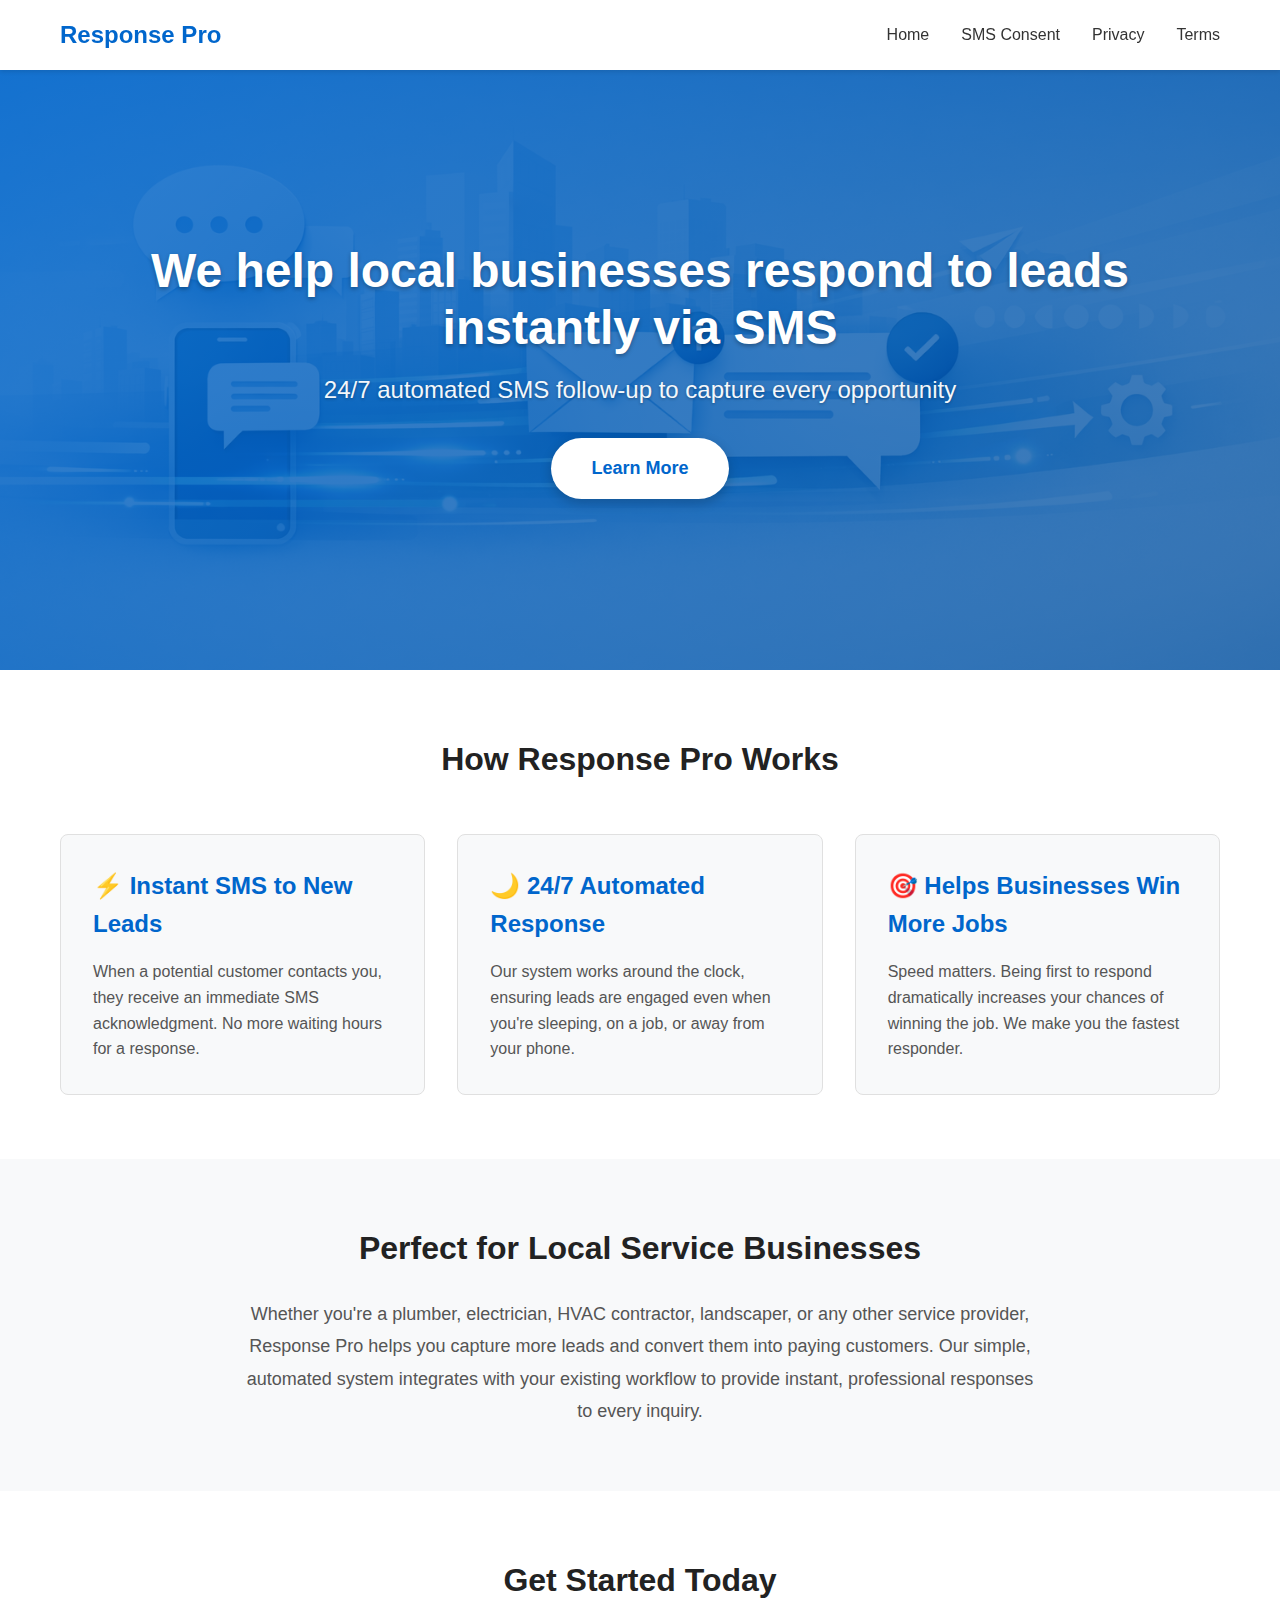
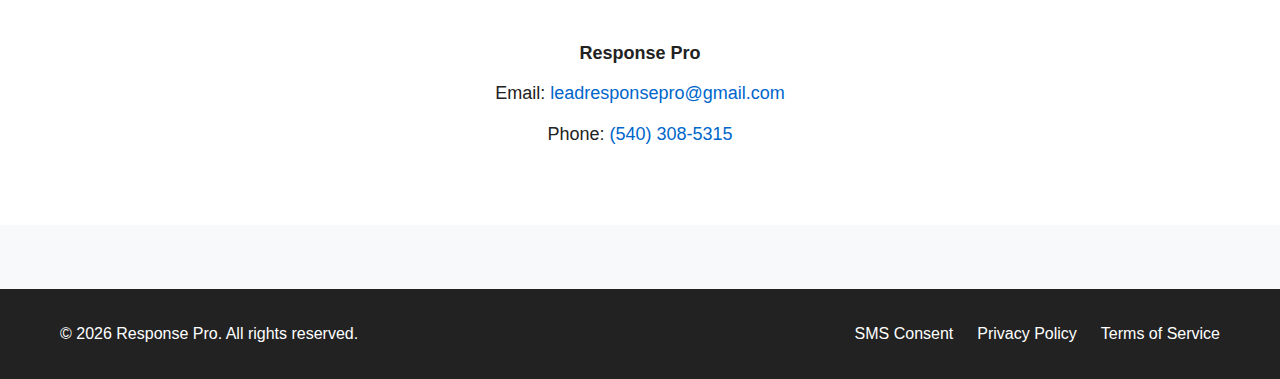
<file: index.html>
<!DOCTYPE html>
<html lang="en">
<head>
    <meta charset="UTF-8">
    <meta name="viewport" content="width=device-width, initial-scale=1.0">
    <meta name="description" content="Response Pro - Automated SMS lead response systems for local service businesses. Respond to new leads instantly, 24/7.">
    <title>Response Pro - Instant SMS Lead Response for Service Businesses</title>
    <link rel="stylesheet" href="styles.css">
    
    <!-- 
    CLOUDFLARE SECURITY HEADERS CONFIGURATION:
    
    Since this site is hosted on GitHub Pages (which doesn't support custom headers),
    configure these headers in Cloudflare Transform Rules:
    
    1. Log into Cloudflare Dashboard
    2. Go to your domain → Rules → Transform Rules → Modify Response Header
    3. Create new rule: "Security Headers"
    4. When incoming requests match: (http.host eq "yourdomain.com")
    5. Add these headers:
    
    Content-Security-Policy: default-src 'none'; style-src 'self'; img-src 'self'; script-src 'self'; base-uri 'self'; form-action 'none'; frame-ancestors 'none';
    X-Content-Type-Options: nosniff
    X-Frame-Options: DENY
    Referrer-Policy: no-referrer
    Permissions-Policy: geolocation=(), microphone=(), camera=()
    -->
</head>
<body>
    <header>
        <nav>
            <div class="container">
                <div class="nav-brand">Response Pro</div>
                <ul class="nav-menu">
                    <li><a href="index.html">Home</a></li>
                    <li><a href="sms-consent.html">SMS Consent</a></li>
                    <li><a href="privacy.html">Privacy</a></li>
                    <li><a href="terms.html">Terms</a></li>
                </ul>
            </div>
        </nav>
    </header>

    <main>
        <!-- HERO SECTION START -->
        <section class="hero-image">
            <img src="responsepro.png" alt="Response Pro automated SMS lead response system helping local service businesses" class="hero-bg-image">
            <div class="hero-overlay"></div>
            <div class="hero-content">
                <div class="container">
                    <h1>We help local businesses respond to leads instantly via SMS</h1>
                    <h2>24/7 automated SMS follow-up to capture every opportunity</h2>
                    <a href="sms-consent.html" class="cta-button">Learn More</a>
                </div>
            </div>
        </section>
        <!-- HERO SECTION END -->

        <section class="features">
            <div class="container">
                <h2>How Response Pro Works</h2>
                <div class="feature-grid">
                    <div class="feature-card">
                        <h3>⚡ Instant SMS to New Leads</h3>
                        <p>When a potential customer contacts you, they receive an immediate SMS acknowledgment. No more waiting hours for a response.</p>
                    </div>
                    <div class="feature-card">
                        <h3>🌙 24/7 Automated Response</h3>
                        <p>Our system works around the clock, ensuring leads are engaged even when you're sleeping, on a job, or away from your phone.</p>
                    </div>
                    <div class="feature-card">
                        <h3>🎯 Helps Businesses Win More Jobs</h3>
                        <p>Speed matters. Being first to respond dramatically increases your chances of winning the job. We make you the fastest responder.</p>
                    </div>
                </div>
            </div>
        </section>

        <section class="about">
            <div class="container">
                <h2>Perfect for Local Service Businesses</h2>
                <p>Whether you're a plumber, electrician, HVAC contractor, landscaper, or any other service provider, Response Pro helps you capture more leads and convert them into paying customers. Our simple, automated system integrates with your existing workflow to provide instant, professional responses to every inquiry.</p>
            </div>
        </section>

        <section class="contact">
            <div class="container">
                <h2>Get Started Today</h2>
                <div class="contact-info">
                    <p><strong>Response Pro</strong></p>
                    <p>Email: <a href="mailto:leadresponsepro@gmail.com">leadresponsepro@gmail.com</a></p>
                    <p>Phone: <a href="tel:+15403085315">(540) 308-5315</a></p>
                </div>
            </div>
        </section>
    </main>

    <footer>
        <div class="container">
            <p>&copy; 2026 Response Pro. All rights reserved.</p>
            <nav class="footer-nav">
                <a href="sms-consent.html">SMS Consent</a>
                <a href="privacy.html">Privacy Policy</a>
                <a href="terms.html">Terms of Service</a>
            </nav>
        </div>
    </footer>
</body>
</html>
</file>
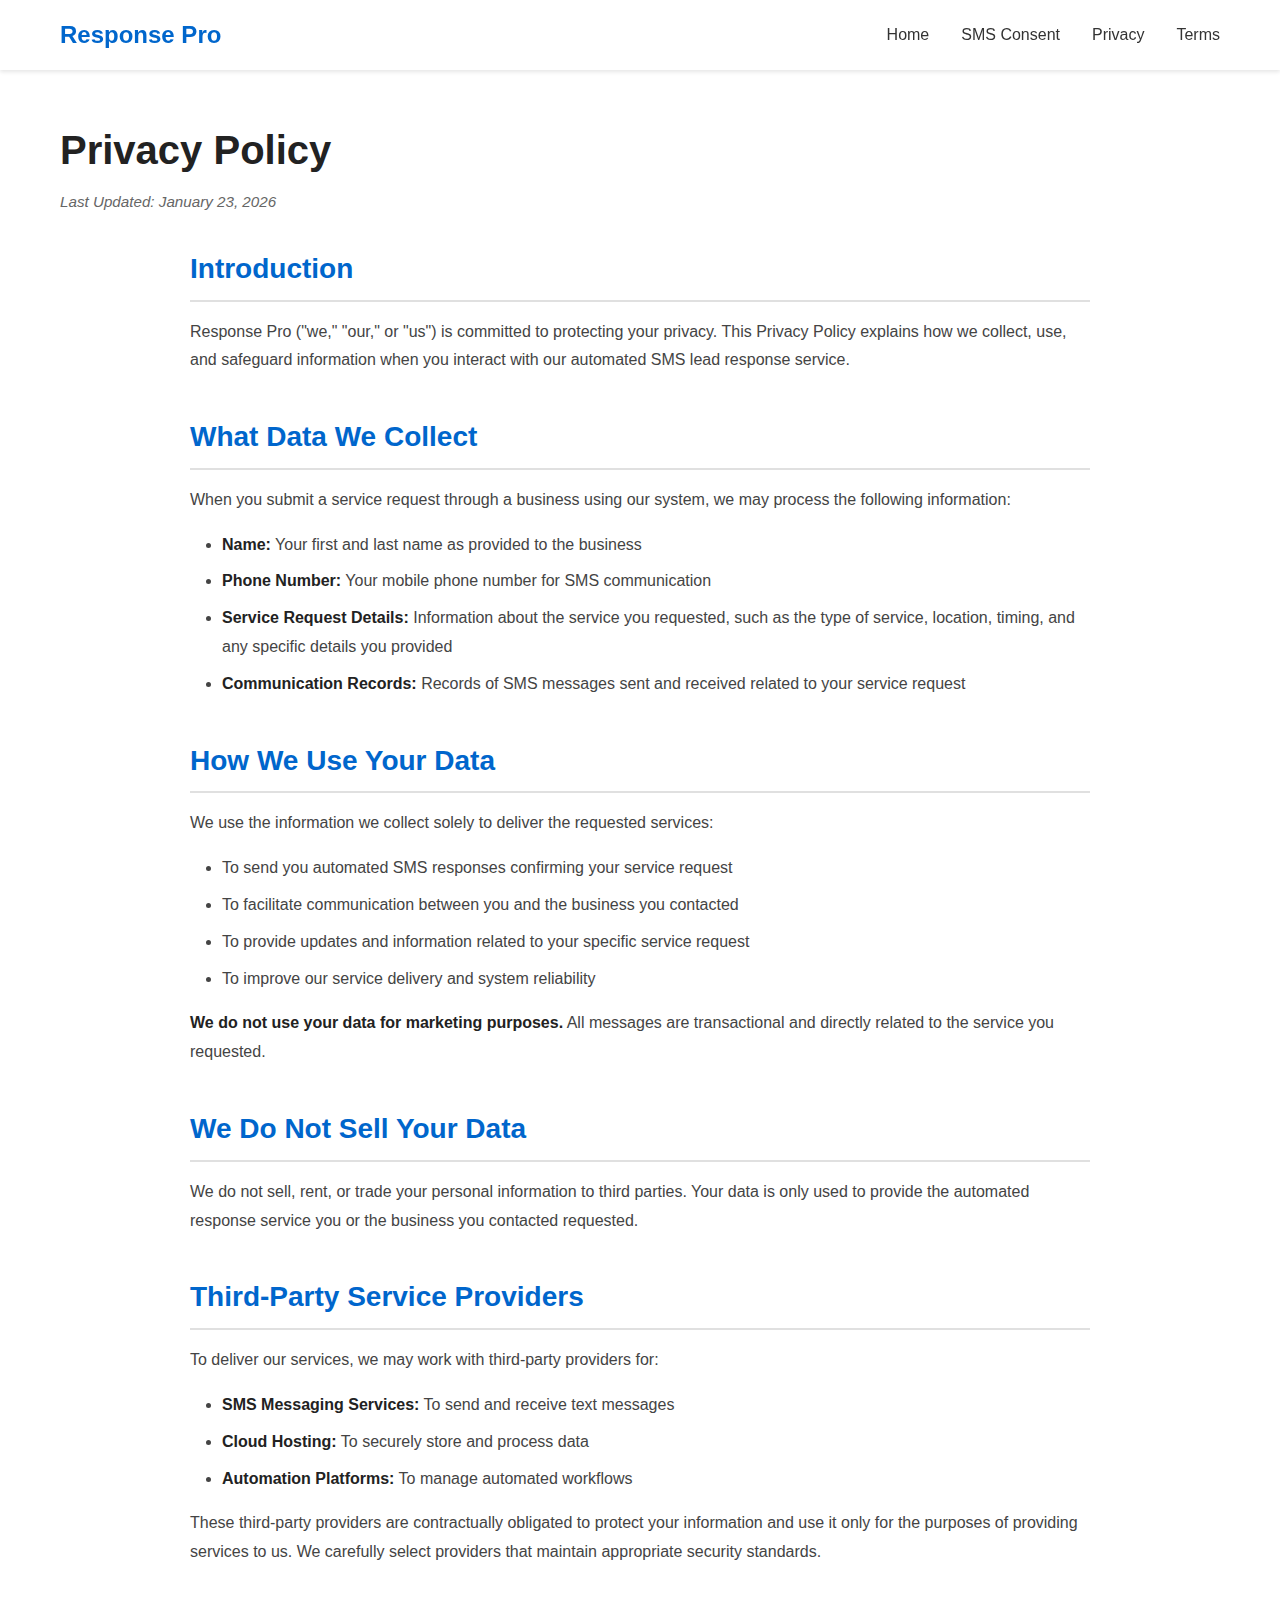
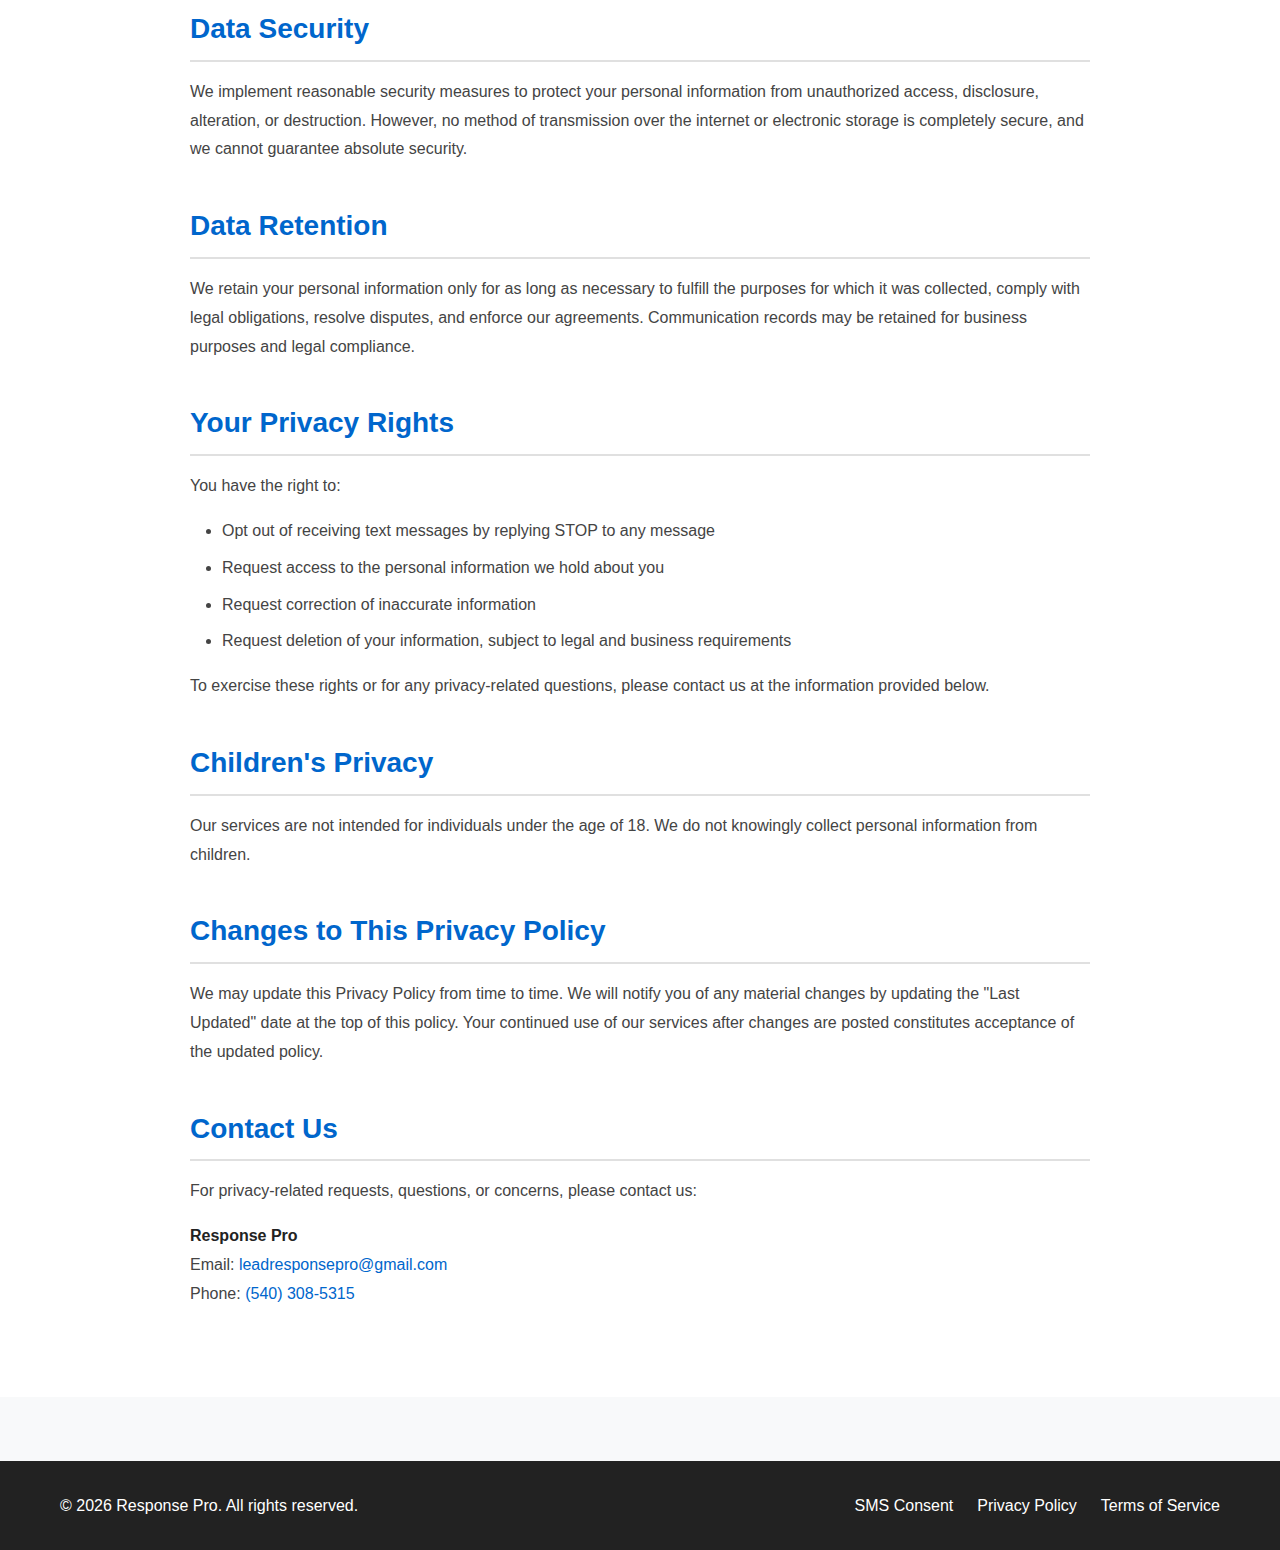
<file: privacy.html>
<!DOCTYPE html>
<html lang="en">
<head>
    <meta charset="UTF-8">
    <meta name="viewport" content="width=device-width, initial-scale=1.0">
    <meta name="description" content="Privacy Policy for Response Pro automated SMS lead response service.">
    <title>Privacy Policy - Response Pro</title>
    <link rel="stylesheet" href="styles.css">
    
    <!-- 
    CLOUDFLARE SECURITY HEADERS CONFIGURATION:
    
    Since this site is hosted on GitHub Pages (which doesn't support custom headers),
    configure these headers in Cloudflare Transform Rules:
    
    1. Log into Cloudflare Dashboard
    2. Go to your domain → Rules → Transform Rules → Modify Response Header
    3. Create new rule: "Security Headers"
    4. When incoming requests match: (http.host eq "yourdomain.com")
    5. Add these headers:
    
    Content-Security-Policy: default-src 'none'; style-src 'self'; img-src 'self'; script-src 'self'; base-uri 'self'; form-action 'none'; frame-ancestors 'none';
    X-Content-Type-Options: nosniff
    X-Frame-Options: DENY
    Referrer-Policy: no-referrer
    Permissions-Policy: geolocation=(), microphone=(), camera=()
    -->
</head>
<body>
    <header>
        <nav>
            <div class="container">
                <div class="nav-brand">Response Pro</div>
                <ul class="nav-menu">
                    <li><a href="index.html">Home</a></li>
                    <li><a href="sms-consent.html">SMS Consent</a></li>
                    <li><a href="privacy.html">Privacy</a></li>
                    <li><a href="terms.html">Terms</a></li>
                </ul>
            </div>
        </nav>
    </header>

    <main>
        <section class="content-page">
            <div class="container">
                <h1>Privacy Policy</h1>
                <p class="last-updated">Last Updated: January 23, 2026</p>
                
                <article class="policy-content">
                    <section>
                        <h2>Introduction</h2>
                        <p>Response Pro ("we," "our," or "us") is committed to protecting your privacy. This Privacy Policy explains how we collect, use, and safeguard information when you interact with our automated SMS lead response service.</p>
                    </section>

                    <section>
                        <h2>What Data We Collect</h2>
                        <p>When you submit a service request through a business using our system, we may process the following information:</p>
                        <ul>
                            <li><strong>Name:</strong> Your first and last name as provided to the business</li>
                            <li><strong>Phone Number:</strong> Your mobile phone number for SMS communication</li>
                            <li><strong>Service Request Details:</strong> Information about the service you requested, such as the type of service, location, timing, and any specific details you provided</li>
                            <li><strong>Communication Records:</strong> Records of SMS messages sent and received related to your service request</li>
                        </ul>
                    </section>

                    <section>
                        <h2>How We Use Your Data</h2>
                        <p>We use the information we collect solely to deliver the requested services:</p>
                        <ul>
                            <li>To send you automated SMS responses confirming your service request</li>
                            <li>To facilitate communication between you and the business you contacted</li>
                            <li>To provide updates and information related to your specific service request</li>
                            <li>To improve our service delivery and system reliability</li>
                        </ul>
                        <p><strong>We do not use your data for marketing purposes.</strong> All messages are transactional and directly related to the service you requested.</p>
                    </section>

                    <section>
                        <h2>We Do Not Sell Your Data</h2>
                        <p>We do not sell, rent, or trade your personal information to third parties. Your data is only used to provide the automated response service you or the business you contacted requested.</p>
                    </section>

                    <section>
                        <h2>Third-Party Service Providers</h2>
                        <p>To deliver our services, we may work with third-party providers for:</p>
                        <ul>
                            <li><strong>SMS Messaging Services:</strong> To send and receive text messages</li>
                            <li><strong>Cloud Hosting:</strong> To securely store and process data</li>
                            <li><strong>Automation Platforms:</strong> To manage automated workflows</li>
                        </ul>
                        <p>These third-party providers are contractually obligated to protect your information and use it only for the purposes of providing services to us. We carefully select providers that maintain appropriate security standards.</p>
                    </section>

                    <section>
                        <h2>Data Security</h2>
                        <p>We implement reasonable security measures to protect your personal information from unauthorized access, disclosure, alteration, or destruction. However, no method of transmission over the internet or electronic storage is completely secure, and we cannot guarantee absolute security.</p>
                    </section>

                    <section>
                        <h2>Data Retention</h2>
                        <p>We retain your personal information only for as long as necessary to fulfill the purposes for which it was collected, comply with legal obligations, resolve disputes, and enforce our agreements. Communication records may be retained for business purposes and legal compliance.</p>
                    </section>

                    <section>
                        <h2>Your Privacy Rights</h2>
                        <p>You have the right to:</p>
                        <ul>
                            <li>Opt out of receiving text messages by replying STOP to any message</li>
                            <li>Request access to the personal information we hold about you</li>
                            <li>Request correction of inaccurate information</li>
                            <li>Request deletion of your information, subject to legal and business requirements</li>
                        </ul>
                        <p>To exercise these rights or for any privacy-related questions, please contact us at the information provided below.</p>
                    </section>

                    <section>
                        <h2>Children's Privacy</h2>
                        <p>Our services are not intended for individuals under the age of 18. We do not knowingly collect personal information from children.</p>
                    </section>

                    <section>
                        <h2>Changes to This Privacy Policy</h2>
                        <p>We may update this Privacy Policy from time to time. We will notify you of any material changes by updating the "Last Updated" date at the top of this policy. Your continued use of our services after changes are posted constitutes acceptance of the updated policy.</p>
                    </section>

                    <section>
                        <h2>Contact Us</h2>
                        <p>For privacy-related requests, questions, or concerns, please contact us:</p>
                        <p><strong>Response Pro</strong><br>
                        Email: <a href="mailto:leadresponsepro@gmail.com">leadresponsepro@gmail.com</a><br>
                        Phone: <a href="tel:+15403085315">(540) 308-5315</a></p>
                    </section>
                </article>
            </div>
        </section>
    </main>

    <footer>
        <div class="container">
            <p>&copy; 2026 Response Pro. All rights reserved.</p>
            <nav class="footer-nav">
                <a href="sms-consent.html">SMS Consent</a>
                <a href="privacy.html">Privacy Policy</a>
                <a href="terms.html">Terms of Service</a>
            </nav>
        </div>
    </footer>
</body>
</html>
</file>
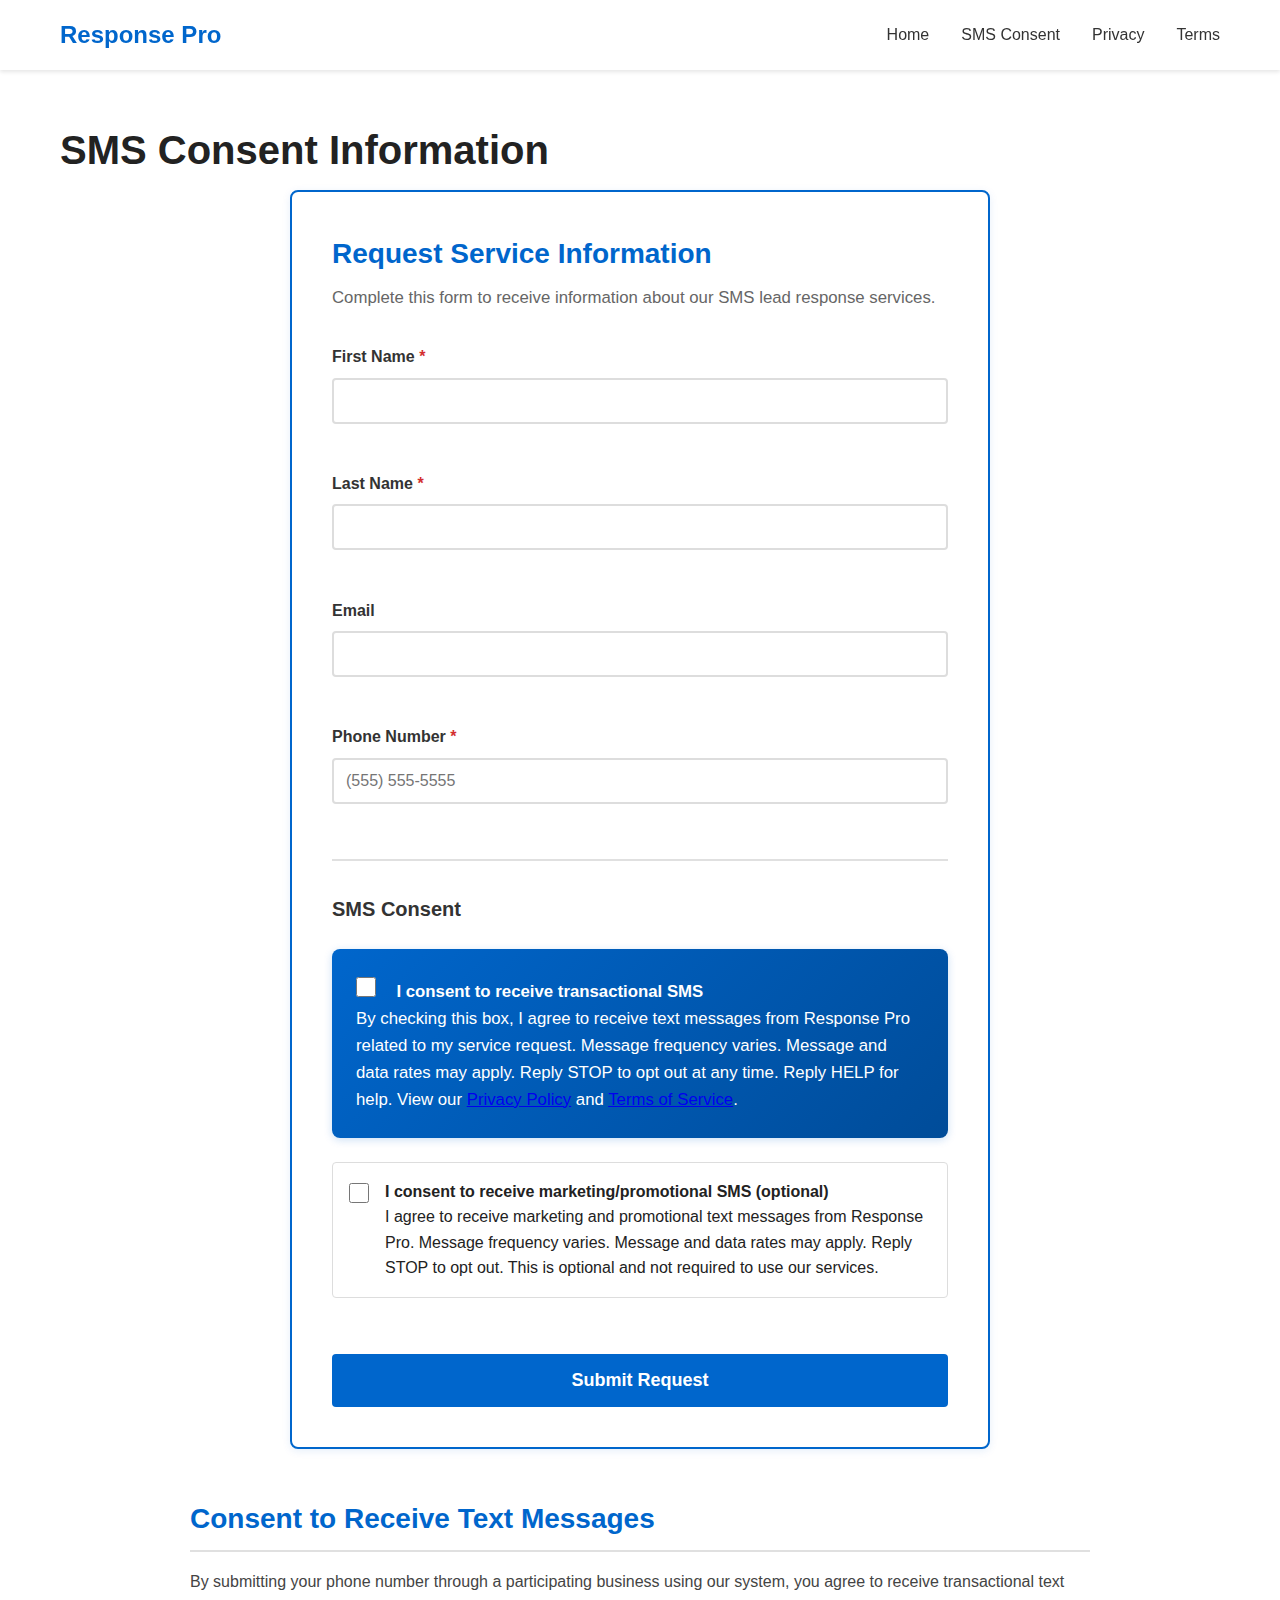
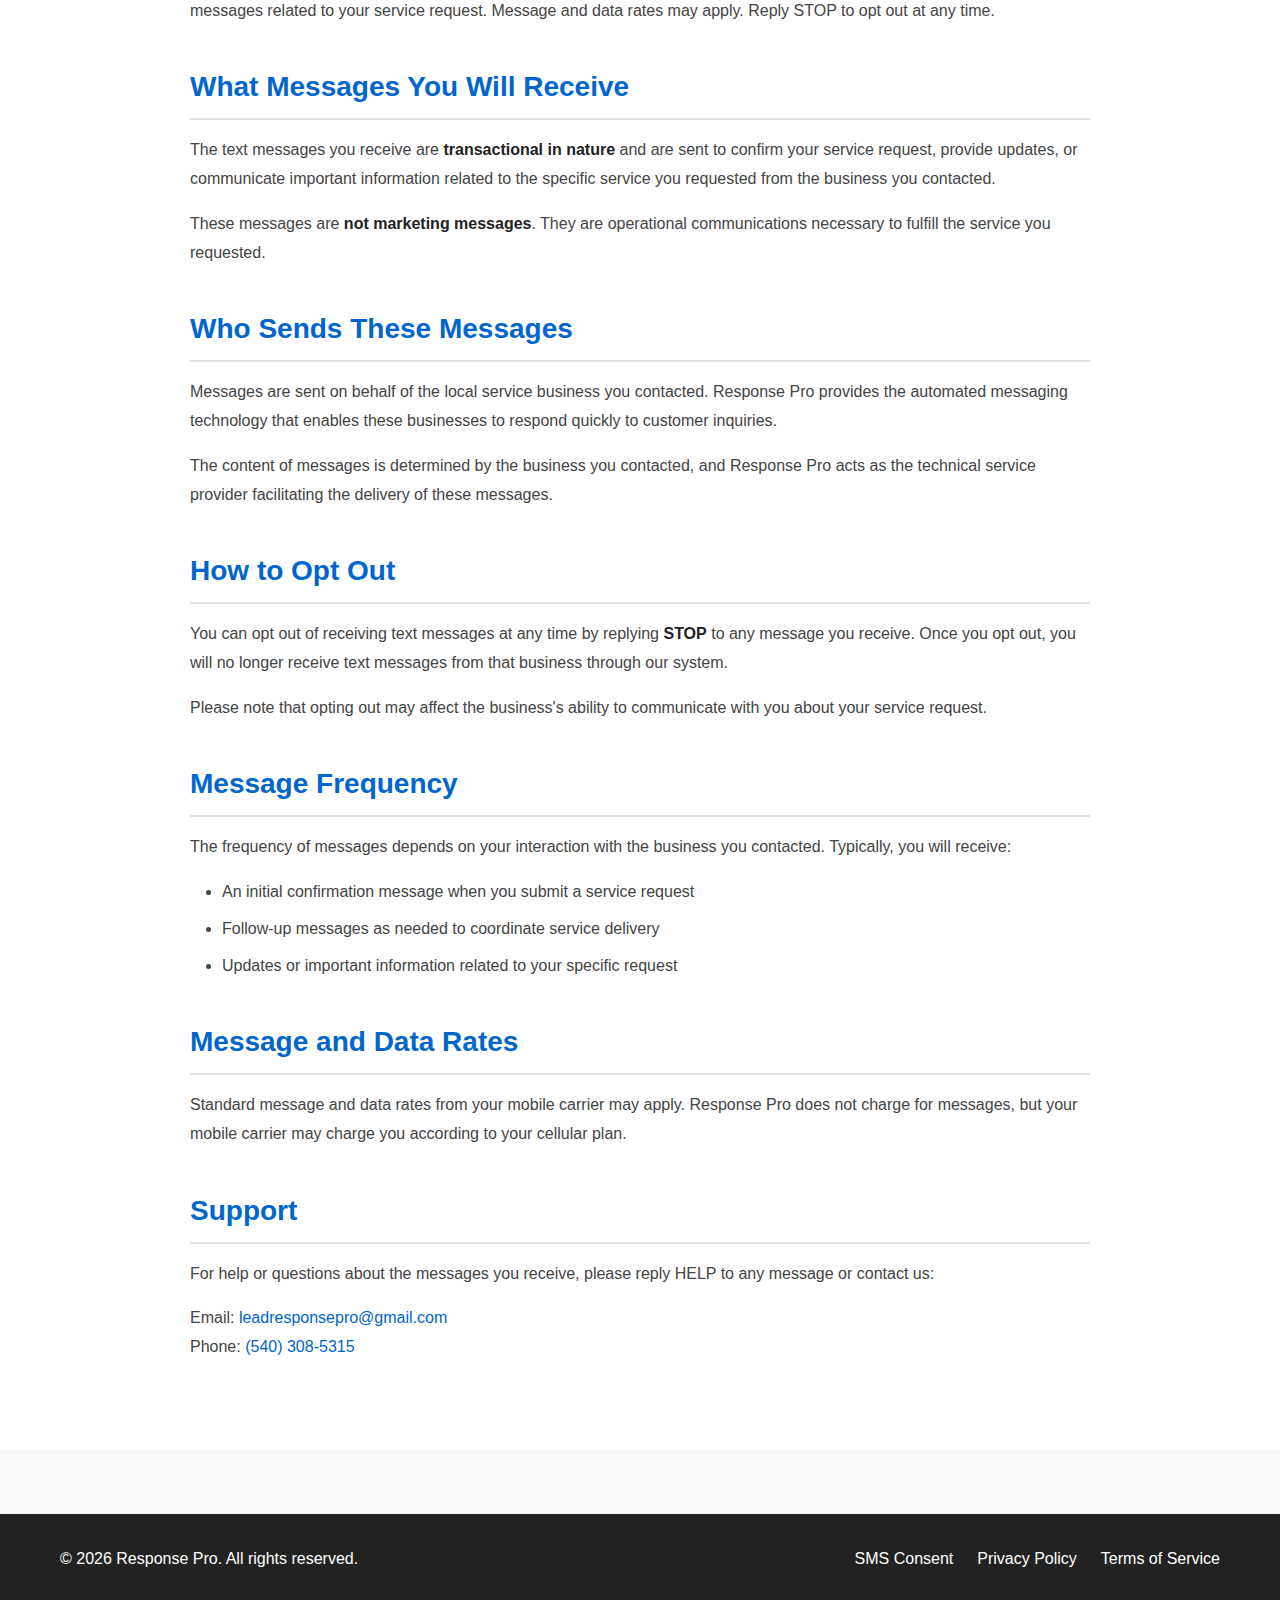
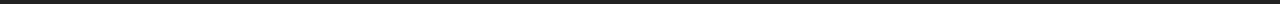
<file: sms-consent.html>
<!DOCTYPE html>
<html lang="en">
<head>
    <meta charset="UTF-8">
    <meta name="viewport" content="width=device-width, initial-scale=1.0">
    <meta name="description" content="SMS Consent Information for Response Pro automated messaging service.">
    <title>SMS Consent - Response Pro</title>
    <link rel="stylesheet" href="styles.css">
    
    <!-- 
    CLOUDFLARE SECURITY HEADERS CONFIGURATION:
    
    Since this site is hosted on GitHub Pages (which doesn't support custom headers),
    configure these headers in Cloudflare Transform Rules:
    
    1. Log into Cloudflare Dashboard
    2. Go to your domain → Rules → Transform Rules → Modify Response Header
    3. Create new rule: "Security Headers"
    4. When incoming requests match: (http.host eq "yourdomain.com")
    5. Add these headers:
    
    Content-Security-Policy: default-src 'none'; style-src 'self'; img-src 'self'; script-src 'self'; base-uri 'self'; form-action 'none'; frame-ancestors 'none';
    X-Content-Type-Options: nosniff
    X-Frame-Options: DENY
    Referrer-Policy: no-referrer
    Permissions-Policy: geolocation=(), microphone=(), camera=()
    -->
</head>
<body>
    <header>
        <nav>
            <div class="container">
                <div class="nav-brand">Response Pro</div>
                <ul class="nav-menu">
                    <li><a href="index.html">Home</a></li>
                    <li><a href="sms-consent.html">SMS Consent</a></li>
                    <li><a href="privacy.html">Privacy</a></li>
                    <li><a href="terms.html">Terms</a></li>
                </ul>
            </div>
        </nav>
    </header>

    <main>
        <section class="content-page">
            <div class="container">
                <h1>SMS Consent Information</h1>
                
                <!-- SIMULATED LEAD SUBMISSION FORM START -->
                <div class="form-container">
                    <h2 class="form-title">Request Service Information</h2>
                    <p class="form-description">Complete this form to receive information about our SMS lead response services.</p>
                    
                    <form id="leadForm" class="lead-form" novalidate>
                        <div class="form-group">
                            <label for="firstName">First Name <span class="required">*</span></label>
                            <input 
                                type="text" 
                                id="firstName" 
                                name="firstName" 
                                required 
                                aria-required="true"
                                autocomplete="given-name"
                            >
                            <span class="error-message" id="firstNameError"></span>
                        </div>

                        <div class="form-group">
                            <label for="lastName">Last Name <span class="required">*</span></label>
                            <input 
                                type="text" 
                                id="lastName" 
                                name="lastName" 
                                required 
                                aria-required="true"
                                autocomplete="family-name"
                            >
                            <span class="error-message" id="lastNameError"></span>
                        </div>

                        <div class="form-group">
                            <label for="email">Email</label>
                            <input 
                                type="email" 
                                id="email" 
                                name="email"
                                autocomplete="email"
                            >
                            <span class="error-message" id="emailError"></span>
                        </div>

                        <div class="form-group">
                            <label for="phone">Phone Number <span class="required">*</span></label>
                            <input 
                                type="tel" 
                                id="phone" 
                                name="phone" 
                                required 
                                aria-required="true"
                                placeholder="(555) 555-5555"
                                autocomplete="tel"
                            >
                            <span class="error-message" id="phoneError"></span>
                        </div>

                        <div class="consent-section">
                            <h3>SMS Consent</h3>
                            
                            <div class="consent-group">
                                <label class="consent-label-prominent">
                                    <input 
                                        type="checkbox" 
                                        id="transactionalConsent" 
                                        name="transactionalConsent"
                                        class="consent-checkbox"
                                    >
                                    <span class="consent-text">
                                        <strong>I consent to receive transactional SMS</strong><br>
                                        By checking this box, I agree to receive text messages from Response Pro related to my service request. Message frequency varies. Message and data rates may apply. Reply STOP to opt out at any time. Reply HELP for help. View our <a href="/privacy.html" target="_blank">Privacy Policy</a> and <a href="/terms.html" target="_blank">Terms of Service</a>.
                                    </span>
                                </label>
                            </div>

                            <div class="consent-group">
                                <label class="consent-label">
                                    <input 
                                        type="checkbox" 
                                        id="marketingConsent" 
                                        name="marketingConsent"
                                        class="consent-checkbox"
                                    >
                                    <span class="consent-text">
                                        <strong>I consent to receive marketing/promotional SMS (optional)</strong><br>
                                        I agree to receive marketing and promotional text messages from Response Pro. Message frequency varies. Message and data rates may apply. Reply STOP to opt out. This is optional and not required to use our services.
                                    </span>
                                </label>
                            </div>
                        </div>

                        <button type="submit" class="submit-button">Submit Request</button>
                    </form>

                    <div id="confirmationMessage" class="confirmation-message" style="display: none;">
                        <div class="confirmation-icon">✓</div>
                        <h3>Thank you! Your request has been received.</h3>
                        <p>We will contact you shortly with information about our services.</p>
                    </div>

                    <div id="encryptedData" class="encrypted-display" style="display: none;">
                        <h4>Simulated Encrypted Storage (For Carrier Verification)</h4>
                        <p class="encrypted-label">Data stored securely using Base64 encoding:</p>
                        <pre id="encryptedContent"></pre>
                        <p class="encrypted-note">In production, data would be encrypted using industry-standard encryption (AES-256) and transmitted securely via HTTPS.</p>
                    </div>
                </div>
                <!-- SIMULATED LEAD SUBMISSION FORM END -->

                <article class="policy-content">
                    <section>
                        <h2>Consent to Receive Text Messages</h2>
                        <p>By submitting your phone number through a participating business using our system, you agree to receive transactional text messages related to your service request. Message and data rates may apply. Reply STOP to opt out at any time.</p>
                    </section>

                    <section>
                        <h2>What Messages You Will Receive</h2>
                        <p>The text messages you receive are <strong>transactional in nature</strong> and are sent to confirm your service request, provide updates, or communicate important information related to the specific service you requested from the business you contacted.</p>
                        <p>These messages are <strong>not marketing messages</strong>. They are operational communications necessary to fulfill the service you requested.</p>
                    </section>

                    <section>
                        <h2>Who Sends These Messages</h2>
                        <p>Messages are sent on behalf of the local service business you contacted. Response Pro provides the automated messaging technology that enables these businesses to respond quickly to customer inquiries.</p>
                        <p>The content of messages is determined by the business you contacted, and Response Pro acts as the technical service provider facilitating the delivery of these messages.</p>
                    </section>

                    <section>
                        <h2>How to Opt Out</h2>
                        <p>You can opt out of receiving text messages at any time by replying <strong>STOP</strong> to any message you receive. Once you opt out, you will no longer receive text messages from that business through our system.</p>
                        <p>Please note that opting out may affect the business's ability to communicate with you about your service request.</p>
                    </section>

                    <section>
                        <h2>Message Frequency</h2>
                        <p>The frequency of messages depends on your interaction with the business you contacted. Typically, you will receive:</p>
                        <ul>
                            <li>An initial confirmation message when you submit a service request</li>
                            <li>Follow-up messages as needed to coordinate service delivery</li>
                            <li>Updates or important information related to your specific request</li>
                        </ul>
                    </section>

                    <section>
                        <h2>Message and Data Rates</h2>
                        <p>Standard message and data rates from your mobile carrier may apply. Response Pro does not charge for messages, but your mobile carrier may charge you according to your cellular plan.</p>
                    </section>

                    <section>
                        <h2>Support</h2>
                        <p>For help or questions about the messages you receive, please reply HELP to any message or contact us:</p>
                        <p>Email: <a href="mailto:leadresponsepro@gmail.com">leadresponsepro@gmail.com</a><br>
                        Phone: <a href="tel:+15403085315">(540) 308-5315</a></p>
                    </section>
                </article>
            </div>
        </section>
    </main>

    <footer>
        <div class="container">
            <p>&copy; 2026 Response Pro. All rights reserved.</p>
            <nav class="footer-nav">
                <a href="sms-consent.html">SMS Consent</a>
                <a href="privacy.html">Privacy Policy</a>
                <a href="terms.html">Terms of Service</a>
            </nav>
        </div>
    </footer>

    <script src="lead-form.js"></script>
</body>
</html>
</file>
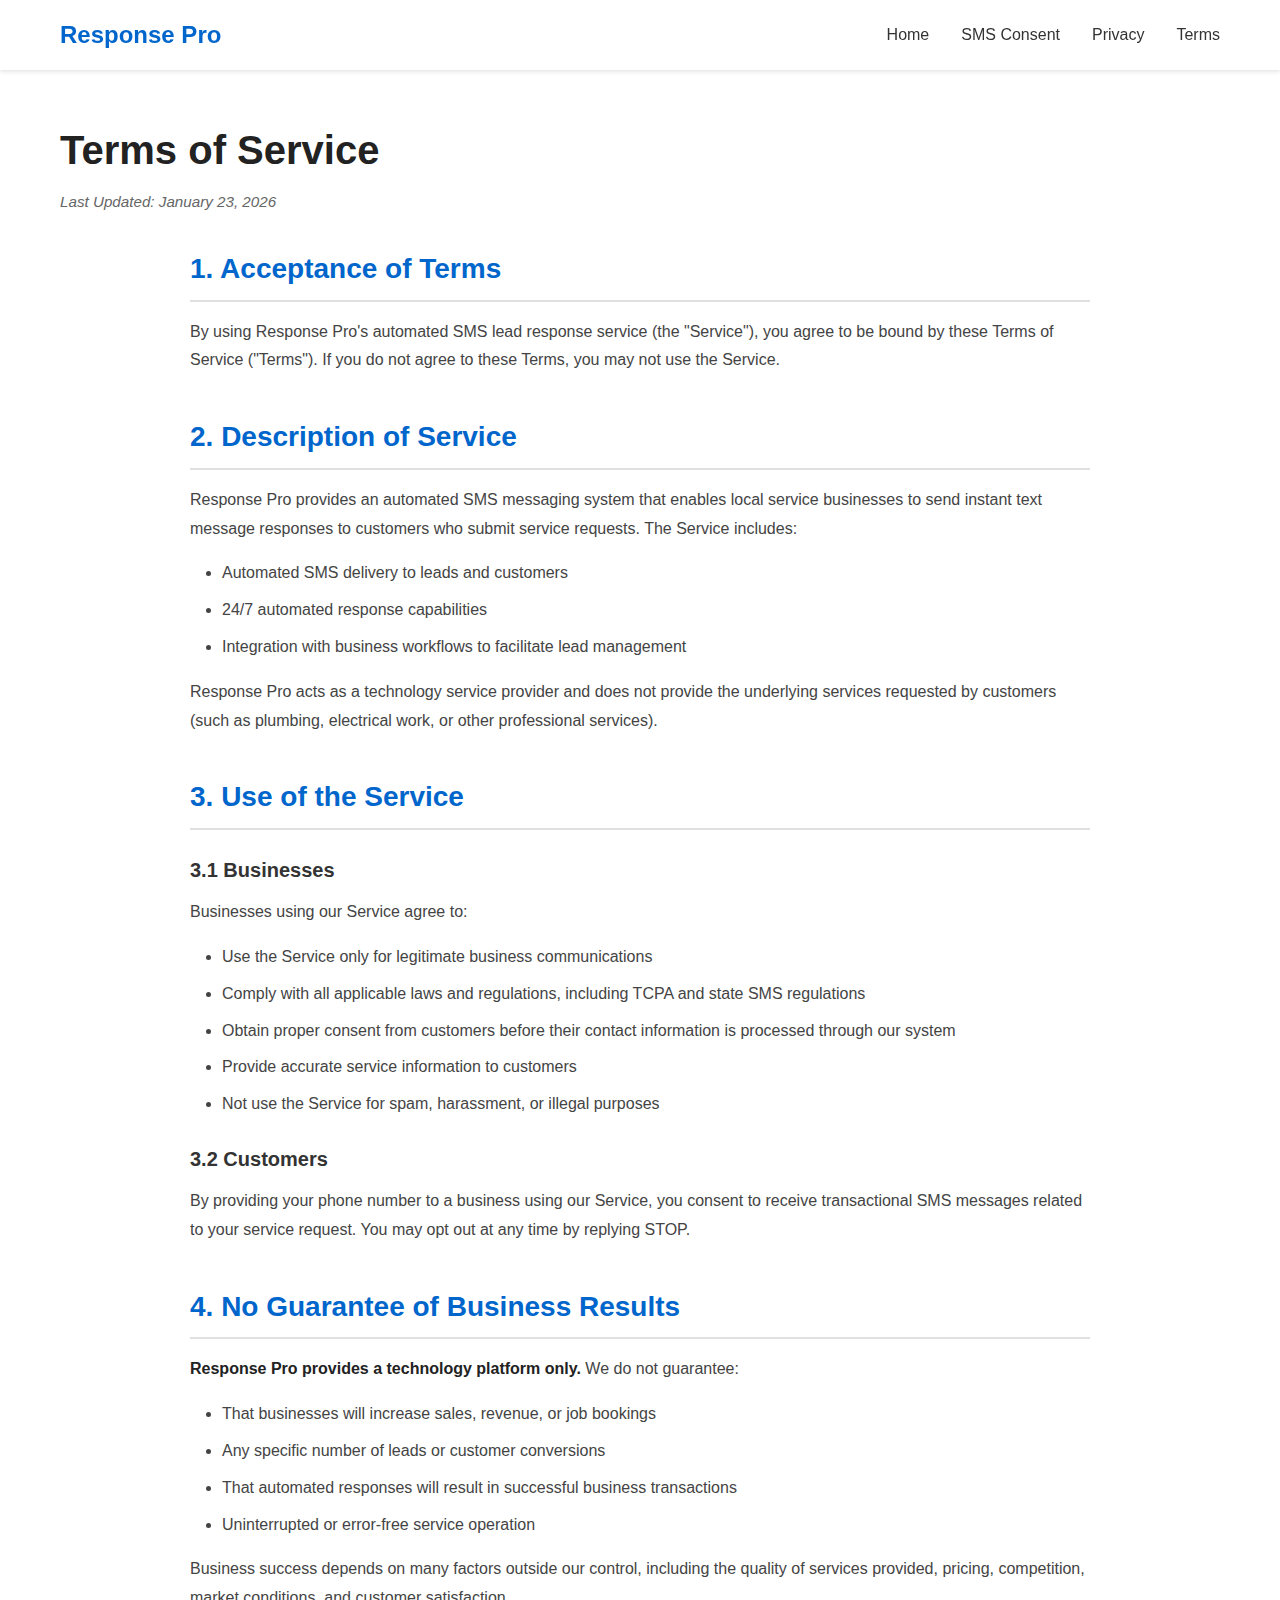
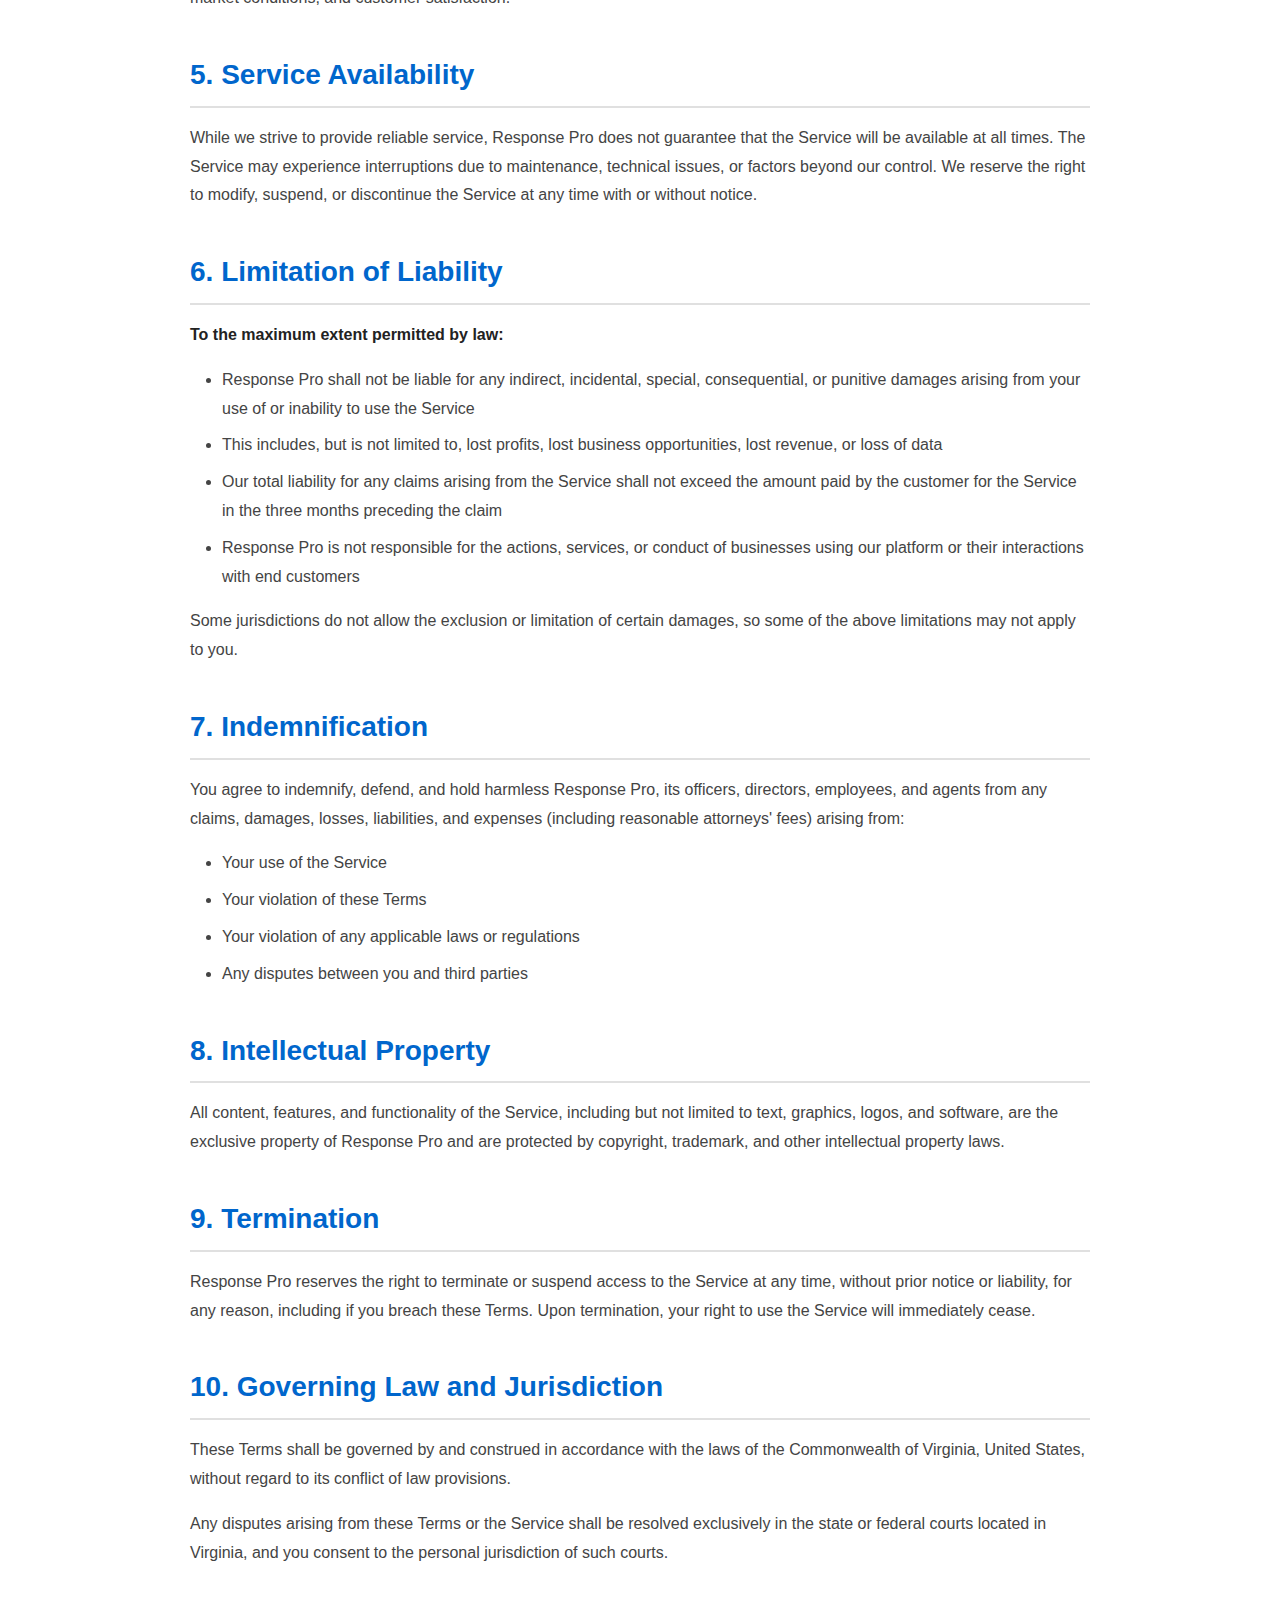
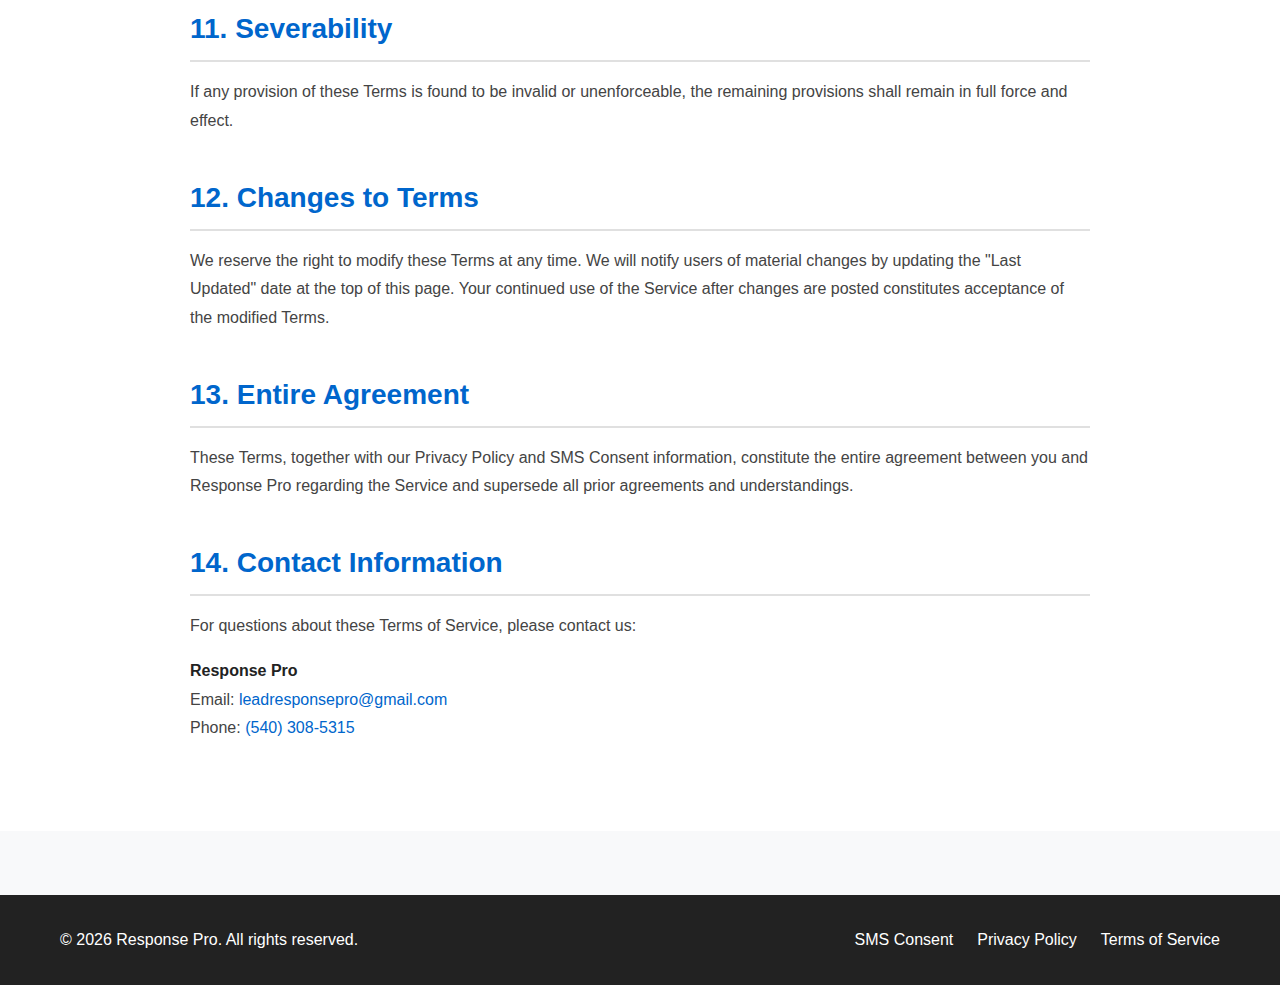
<file: terms.html>
<!DOCTYPE html>
<html lang="en">
<head>
    <meta charset="UTF-8">
    <meta name="viewport" content="width=device-width, initial-scale=1.0">
    <meta name="description" content="Terms of Service for Response Pro automated SMS lead response service.">
    <title>Terms of Service - Response Pro</title>
    <link rel="stylesheet" href="styles.css">
    
    <!-- 
    CLOUDFLARE SECURITY HEADERS CONFIGURATION:
    
    Since this site is hosted on GitHub Pages (which doesn't support custom headers),
    configure these headers in Cloudflare Transform Rules:
    
    1. Log into Cloudflare Dashboard
    2. Go to your domain → Rules → Transform Rules → Modify Response Header
    3. Create new rule: "Security Headers"
    4. When incoming requests match: (http.host eq "yourdomain.com")
    5. Add these headers:
    
    Content-Security-Policy: default-src 'none'; style-src 'self'; img-src 'self'; script-src 'self'; base-uri 'self'; form-action 'none'; frame-ancestors 'none';
    X-Content-Type-Options: nosniff
    X-Frame-Options: DENY
    Referrer-Policy: no-referrer
    Permissions-Policy: geolocation=(), microphone=(), camera=()
    -->
</head>
<body>
    <header>
        <nav>
            <div class="container">
                <div class="nav-brand">Response Pro</div>
                <ul class="nav-menu">
                    <li><a href="index.html">Home</a></li>
                    <li><a href="sms-consent.html">SMS Consent</a></li>
                    <li><a href="privacy.html">Privacy</a></li>
                    <li><a href="terms.html">Terms</a></li>
                </ul>
            </div>
        </nav>
    </header>

    <main>
        <section class="content-page">
            <div class="container">
                <h1>Terms of Service</h1>
                <p class="last-updated">Last Updated: January 23, 2026</p>
                
                <article class="policy-content">
                    <section>
                        <h2>1. Acceptance of Terms</h2>
                        <p>By using Response Pro's automated SMS lead response service (the "Service"), you agree to be bound by these Terms of Service ("Terms"). If you do not agree to these Terms, you may not use the Service.</p>
                    </section>

                    <section>
                        <h2>2. Description of Service</h2>
                        <p>Response Pro provides an automated SMS messaging system that enables local service businesses to send instant text message responses to customers who submit service requests. The Service includes:</p>
                        <ul>
                            <li>Automated SMS delivery to leads and customers</li>
                            <li>24/7 automated response capabilities</li>
                            <li>Integration with business workflows to facilitate lead management</li>
                        </ul>
                        <p>Response Pro acts as a technology service provider and does not provide the underlying services requested by customers (such as plumbing, electrical work, or other professional services).</p>
                    </section>

                    <section>
                        <h2>3. Use of the Service</h2>
                        <h3>3.1 Businesses</h3>
                        <p>Businesses using our Service agree to:</p>
                        <ul>
                            <li>Use the Service only for legitimate business communications</li>
                            <li>Comply with all applicable laws and regulations, including TCPA and state SMS regulations</li>
                            <li>Obtain proper consent from customers before their contact information is processed through our system</li>
                            <li>Provide accurate service information to customers</li>
                            <li>Not use the Service for spam, harassment, or illegal purposes</li>
                        </ul>
                        
                        <h3>3.2 Customers</h3>
                        <p>By providing your phone number to a business using our Service, you consent to receive transactional SMS messages related to your service request. You may opt out at any time by replying STOP.</p>
                    </section>

                    <section>
                        <h2>4. No Guarantee of Business Results</h2>
                        <p><strong>Response Pro provides a technology platform only.</strong> We do not guarantee:</p>
                        <ul>
                            <li>That businesses will increase sales, revenue, or job bookings</li>
                            <li>Any specific number of leads or customer conversions</li>
                            <li>That automated responses will result in successful business transactions</li>
                            <li>Uninterrupted or error-free service operation</li>
                        </ul>
                        <p>Business success depends on many factors outside our control, including the quality of services provided, pricing, competition, market conditions, and customer satisfaction.</p>
                    </section>

                    <section>
                        <h2>5. Service Availability</h2>
                        <p>While we strive to provide reliable service, Response Pro does not guarantee that the Service will be available at all times. The Service may experience interruptions due to maintenance, technical issues, or factors beyond our control. We reserve the right to modify, suspend, or discontinue the Service at any time with or without notice.</p>
                    </section>

                    <section>
                        <h2>6. Limitation of Liability</h2>
                        <p><strong>To the maximum extent permitted by law:</strong></p>
                        <ul>
                            <li>Response Pro shall not be liable for any indirect, incidental, special, consequential, or punitive damages arising from your use of or inability to use the Service</li>
                            <li>This includes, but is not limited to, lost profits, lost business opportunities, lost revenue, or loss of data</li>
                            <li>Our total liability for any claims arising from the Service shall not exceed the amount paid by the customer for the Service in the three months preceding the claim</li>
                            <li>Response Pro is not responsible for the actions, services, or conduct of businesses using our platform or their interactions with end customers</li>
                        </ul>
                        <p>Some jurisdictions do not allow the exclusion or limitation of certain damages, so some of the above limitations may not apply to you.</p>
                    </section>

                    <section>
                        <h2>7. Indemnification</h2>
                        <p>You agree to indemnify, defend, and hold harmless Response Pro, its officers, directors, employees, and agents from any claims, damages, losses, liabilities, and expenses (including reasonable attorneys' fees) arising from:</p>
                        <ul>
                            <li>Your use of the Service</li>
                            <li>Your violation of these Terms</li>
                            <li>Your violation of any applicable laws or regulations</li>
                            <li>Any disputes between you and third parties</li>
                        </ul>
                    </section>

                    <section>
                        <h2>8. Intellectual Property</h2>
                        <p>All content, features, and functionality of the Service, including but not limited to text, graphics, logos, and software, are the exclusive property of Response Pro and are protected by copyright, trademark, and other intellectual property laws.</p>
                    </section>

                    <section>
                        <h2>9. Termination</h2>
                        <p>Response Pro reserves the right to terminate or suspend access to the Service at any time, without prior notice or liability, for any reason, including if you breach these Terms. Upon termination, your right to use the Service will immediately cease.</p>
                    </section>

                    <section>
                        <h2>10. Governing Law and Jurisdiction</h2>
                        <p>These Terms shall be governed by and construed in accordance with the laws of the Commonwealth of Virginia, United States, without regard to its conflict of law provisions.</p>
                        <p>Any disputes arising from these Terms or the Service shall be resolved exclusively in the state or federal courts located in Virginia, and you consent to the personal jurisdiction of such courts.</p>
                    </section>

                    <section>
                        <h2>11. Severability</h2>
                        <p>If any provision of these Terms is found to be invalid or unenforceable, the remaining provisions shall remain in full force and effect.</p>
                    </section>

                    <section>
                        <h2>12. Changes to Terms</h2>
                        <p>We reserve the right to modify these Terms at any time. We will notify users of material changes by updating the "Last Updated" date at the top of this page. Your continued use of the Service after changes are posted constitutes acceptance of the modified Terms.</p>
                    </section>

                    <section>
                        <h2>13. Entire Agreement</h2>
                        <p>These Terms, together with our Privacy Policy and SMS Consent information, constitute the entire agreement between you and Response Pro regarding the Service and supersede all prior agreements and understandings.</p>
                    </section>

                    <section>
                        <h2>14. Contact Information</h2>
                        <p>For questions about these Terms of Service, please contact us:</p>
                        <p><strong>Response Pro</strong><br>
                        Email: <a href="mailto:leadresponsepro@gmail.com">leadresponsepro@gmail.com</a><br>
                        Phone: <a href="tel:+15403085315">(540) 308-5315</a></p>
                    </section>
                </article>
            </div>
        </section>
    </main>

    <footer>
        <div class="container">
            <p>&copy; 2026 Response Pro. All rights reserved.</p>
            <nav class="footer-nav">
                <a href="sms-consent.html">SMS Consent</a>
                <a href="privacy.html">Privacy Policy</a>
                <a href="terms.html">Terms of Service</a>
            </nav>
        </div>
    </footer>
</body>
</html>
</file>
<file: styles.css>
/* Reset and Base Styles */
* {
    margin: 0;
    padding: 0;
    box-sizing: border-box;
}

html {
    font-size: 16px;
    scroll-behavior: smooth;
}

body {
    font-family: -apple-system, BlinkMacSystemFont, 'Segoe UI', 'Roboto', 'Helvetica Neue', Arial, sans-serif;
    line-height: 1.6;
    color: #222;
    background-color: #f8f9fa;
}

/* Container */
.container {
    max-width: 1200px;
    margin: 0 auto;
    padding: 0 20px;
}

/* Header and Navigation */
header {
    background-color: #fff;
    box-shadow: 0 2px 4px rgba(0, 0, 0, 0.1);
    position: sticky;
    top: 0;
    z-index: 100;
}

nav .container {
    display: flex;
    justify-content: space-between;
    align-items: center;
    padding: 1rem 20px;
}

.nav-brand {
    font-size: 1.5rem;
    font-weight: 700;
    color: #0066cc;
}

.nav-menu {
    display: flex;
    list-style: none;
    gap: 2rem;
}

.nav-menu a {
    color: #333;
    text-decoration: none;
    font-weight: 500;
    transition: color 0.3s ease;
}

.nav-menu a:hover {
    color: #0066cc;
}

/* Hero Image Section */
.hero-image {
    position: relative;
    width: 100%;
    height: 600px;
    overflow: hidden;
    display: flex;
    align-items: center;
    justify-content: center;
}

.hero-bg-image {
    position: absolute;
    top: 0;
    left: 0;
    width: 100%;
    height: 100%;
    object-fit: cover;
    object-position: center;
}

.hero-overlay {
    position: absolute;
    top: 0;
    left: 0;
    width: 100%;
    height: 100%;
    background: linear-gradient(135deg, rgba(0, 102, 204, 0.85) 0%, rgba(0, 76, 153, 0.75) 100%);
}

.hero-content {
    position: relative;
    z-index: 10;
    text-align: center;
    color: #fff;
    width: 100%;
    padding: 2rem 0;
}

.hero-content h1 {
    font-size: 3rem;
    font-weight: 700;
    margin-bottom: 1rem;
    line-height: 1.2;
    text-shadow: 0 2px 4px rgba(0, 0, 0, 0.3);
}

.hero-content h2 {
    font-size: 1.5rem;
    font-weight: 400;
    margin-bottom: 2rem;
    line-height: 1.4;
    opacity: 0.95;
    text-shadow: 0 1px 3px rgba(0, 0, 0, 0.3);
}

.cta-button {
    display: inline-block;
    padding: 1rem 2.5rem;
    background-color: #fff;
    color: #0066cc;
    text-decoration: none;
    font-size: 1.125rem;
    font-weight: 600;
    border-radius: 50px;
    transition: all 0.3s ease;
    box-shadow: 0 4px 12px rgba(0, 0, 0, 0.2);
}

.cta-button:hover {
    background-color: #f0f0f0;
    transform: translateY(-2px);
    box-shadow: 0 6px 16px rgba(0, 0, 0, 0.3);
}

/* Features Section */
.features {
    padding: 4rem 0;
    background-color: #fff;
}

.features h2 {
    text-align: center;
    font-size: 2rem;
    margin-bottom: 3rem;
    color: #222;
}

.feature-grid {
    display: grid;
    grid-template-columns: repeat(auto-fit, minmax(300px, 1fr));
    gap: 2rem;
}

.feature-card {
    background-color: #f8f9fa;
    padding: 2rem;
    border-radius: 8px;
    border: 1px solid #e0e0e0;
    transition: transform 0.3s ease, box-shadow 0.3s ease;
}

.feature-card:hover {
    transform: translateY(-5px);
    box-shadow: 0 4px 12px rgba(0, 0, 0, 0.1);
}

.feature-card h3 {
    font-size: 1.5rem;
    margin-bottom: 1rem;
    color: #0066cc;
}

.feature-card p {
    color: #555;
    line-height: 1.6;
}

/* About Section */
.about {
    padding: 4rem 0;
    background-color: #f8f9fa;
}

.about h2 {
    font-size: 2rem;
    margin-bottom: 1.5rem;
    text-align: center;
    color: #222;
}

.about p {
    max-width: 800px;
    margin: 0 auto;
    font-size: 1.125rem;
    line-height: 1.8;
    color: #555;
    text-align: center;
}

/* Contact Section */
.contact {
    padding: 4rem 0;
    background-color: #fff;
    text-align: center;
}

.contact h2 {
    font-size: 2rem;
    margin-bottom: 2rem;
    color: #222;
}

.contact-info {
    max-width: 500px;
    margin: 0 auto;
    font-size: 1.125rem;
}

.contact-info p {
    margin-bottom: 0.75rem;
}

.contact-info a {
    color: #0066cc;
    text-decoration: none;
    transition: color 0.3s ease;
}

.contact-info a:hover {
    color: #004c99;
    text-decoration: underline;
}

/* Content Pages (Privacy, Terms, SMS Consent) */
.content-page {
    padding: 3rem 0;
    background-color: #fff;
}

.content-page h1 {
    font-size: 2.5rem;
    margin-bottom: 0.5rem;
    color: #222;
}

.last-updated {
    color: #666;
    font-style: italic;
    margin-bottom: 2rem;
    font-size: 0.95rem;
}

.policy-content {
    max-width: 900px;
    margin: 0 auto;
}

.policy-content section {
    margin-bottom: 2.5rem;
}

.policy-content h2 {
    font-size: 1.75rem;
    margin-bottom: 1rem;
    color: #0066cc;
    border-bottom: 2px solid #e0e0e0;
    padding-bottom: 0.5rem;
}

.policy-content h3 {
    font-size: 1.25rem;
    margin-top: 1.5rem;
    margin-bottom: 0.75rem;
    color: #333;
}

.policy-content p {
    margin-bottom: 1rem;
    line-height: 1.8;
    color: #444;
}

.policy-content ul {
    margin-left: 2rem;
    margin-bottom: 1rem;
}

.policy-content li {
    margin-bottom: 0.5rem;
    line-height: 1.8;
    color: #444;
}

.policy-content a {
    color: #0066cc;
    text-decoration: none;
    transition: color 0.3s ease;
}

.policy-content a:hover {
    color: #004c99;
    text-decoration: underline;
}

.policy-content strong {
    font-weight: 600;
    color: #222;
}

/* Lead Submission Form Styles */
.form-container {
    background-color: #fff;
    border: 2px solid #0066cc;
    border-radius: 8px;
    padding: 2.5rem;
    margin: 0 auto 3rem;
    max-width: 700px;
    box-shadow: 0 2px 8px rgba(0, 102, 204, 0.1);
}

.form-title {
    font-size: 1.75rem;
    color: #0066cc;
    margin-bottom: 0.5rem;
}

.form-description {
    color: #666;
    margin-bottom: 2rem;
    font-size: 1.05rem;
}

.lead-form {
    max-width: 100%;
}

.form-group {
    margin-bottom: 1.5rem;
}

.form-group label {
    display: block;
    font-weight: 600;
    color: #333;
    margin-bottom: 0.5rem;
    font-size: 1rem;
}

.required {
    color: #d32f2f;
    font-weight: 700;
}

.form-group input[type="text"],
.form-group input[type="email"],
.form-group input[type="tel"] {
    width: 100%;
    padding: 0.75rem;
    font-size: 1rem;
    border: 2px solid #ddd;
    border-radius: 4px;
    transition: border-color 0.3s ease;
    font-family: inherit;
}

.form-group input:focus {
    outline: none;
    border-color: #0066cc;
}

.form-group input.error {
    border-color: #d32f2f;
}

.error-message {
    display: block;
    color: #d32f2f;
    font-size: 0.875rem;
    margin-top: 0.25rem;
    min-height: 1.2rem;
}

.consent-section {
    margin-top: 2rem;
    padding-top: 2rem;
    border-top: 2px solid #e0e0e0;
}

.consent-section h3 {
    font-size: 1.25rem;
    color: #333;
    margin-bottom: 1.5rem;
}

.consent-group {
    margin-bottom: 1.5rem;
}

.consent-label-prominent {
    display: block;
    padding: 1.5rem;
    background: linear-gradient(135deg, #0066cc 0%, #004c99 100%);
    color: #fff;
    border-radius: 8px;
    cursor: pointer;
    transition: all 0.3s ease;
    box-shadow: 0 2px 8px rgba(0, 102, 204, 0.2);
}

.consent-label-prominent:hover {
    transform: translateY(-2px);
    box-shadow: 0 4px 12px rgba(0, 102, 204, 0.3);
}

.consent-label {
    display: flex;
    align-items: flex-start;
    cursor: pointer;
    padding: 1rem;
    border: 1px solid #ddd;
    border-radius: 4px;
    transition: background-color 0.3s ease;
}

.consent-label:hover {
    background-color: #f8f9fa;
}

.consent-checkbox {
    margin-right: 1rem;
    margin-top: 0.25rem;
    width: 20px;
    height: 20px;
    cursor: pointer;
    flex-shrink: 0;
}

.consent-label-prominent .consent-checkbox {
    accent-color: #fff;
}

.consent-text {
    flex: 1;
    line-height: 1.6;
}

.consent-label-prominent .consent-text {
    font-size: 1.05rem;
}

.consent-required {
    position: relative;
}

.submit-button {
    width: 100%;
    padding: 1rem 2rem;
    background-color: #0066cc;
    color: #fff;
    border: none;
    border-radius: 4px;
    font-size: 1.125rem;
    font-weight: 600;
    cursor: pointer;
    transition: all 0.3s ease;
    margin-top: 2rem;
}

.submit-button:hover {
    background-color: #004c99;
    transform: translateY(-2px);
    box-shadow: 0 4px 12px rgba(0, 102, 204, 0.3);
}

.submit-button:active {
    transform: translateY(0);
}

.confirmation-message {
    text-align: center;
    padding: 3rem 2rem;
    background-color: #f0f9ff;
    border: 2px solid #0066cc;
    border-radius: 8px;
}

.confirmation-icon {
    width: 80px;
    height: 80px;
    background-color: #0066cc;
    color: #fff;
    font-size: 3rem;
    line-height: 80px;
    border-radius: 50%;
    margin: 0 auto 1.5rem;
}

.confirmation-message h3 {
    color: #0066cc;
    font-size: 1.75rem;
    margin-bottom: 0.75rem;
}

.confirmation-message p {
    color: #555;
    font-size: 1.125rem;
}

.encrypted-display {
    margin-top: 2rem;
    padding: 1.5rem;
    background-color: #f5f5f5;
    border: 1px solid #ddd;
    border-radius: 4px;
}

.encrypted-display h4 {
    color: #333;
    font-size: 1.125rem;
    margin-bottom: 1rem;
}

.encrypted-label {
    color: #666;
    font-size: 0.95rem;
    margin-bottom: 0.5rem;
}

.encrypted-display pre {
    background-color: #fff;
    border: 1px solid #ddd;
    padding: 1rem;
    border-radius: 4px;
    overflow-x: auto;
    font-size: 0.875rem;
    color: #333;
    word-wrap: break-word;
    white-space: pre-wrap;
}

.encrypted-note {
    margin-top: 1rem;
    font-size: 0.875rem;
    color: #666;
    font-style: italic;
}

/* Footer */
footer {
    background-color: #222;
    color: #fff;
    padding: 2rem 0;
    margin-top: 4rem;
}

footer .container {
    display: flex;
    justify-content: space-between;
    align-items: center;
    flex-wrap: wrap;
    gap: 1rem;
}

footer p {
    margin: 0;
}

.footer-nav {
    display: flex;
    gap: 1.5rem;
}

.footer-nav a {
    color: #fff;
    text-decoration: none;
    transition: color 0.3s ease;
}

.footer-nav a:hover {
    color: #0066cc;
}

/* Responsive Design */
@media (max-width: 768px) {
    .nav-menu {
        flex-direction: column;
        gap: 1rem;
    }
    
    nav .container {
        flex-direction: column;
        align-items: flex-start;
    }
    
    .hero-image {
        height: 500px;
    }
    
    .hero-content h1 {
        font-size: 2rem;
    }
    
    .hero-content h2 {
        font-size: 1.25rem;
    }
    
    .cta-button {
        padding: 0.875rem 2rem;
        font-size: 1rem;
    }
    
    .feature-grid {
        grid-template-columns: 1fr;
    }
    
    footer .container {
        flex-direction: column;
        text-align: center;
    }
    
    .footer-nav {
        flex-direction: column;
        gap: 0.75rem;
    }
}

@media (max-width: 480px) {
    html {
        font-size: 14px;
    }
    
    .hero-image {
        height: 400px;
    }
    
    .hero-content h1 {
        font-size: 1.75rem;
    }
    
    .hero-content h2 {
        font-size: 1.125rem;
        margin-bottom: 1.5rem;
    }
    
    .cta-button {
        padding: 0.75rem 1.75rem;
        font-size: 0.95rem;
    }
    
    .features,
    .about,
    .contact,
    .content-page {
        padding: 2rem 0;
    }
    
    .policy-content ul {
        margin-left: 1.5rem;
    }
    
    .form-container {
        padding: 1.5rem;
    }
    
    .consent-label-prominent {
        padding: 1rem;
    }
    
    .consent-checkbox {
        width: 18px;
        height: 18px;
    }
}
</file>
